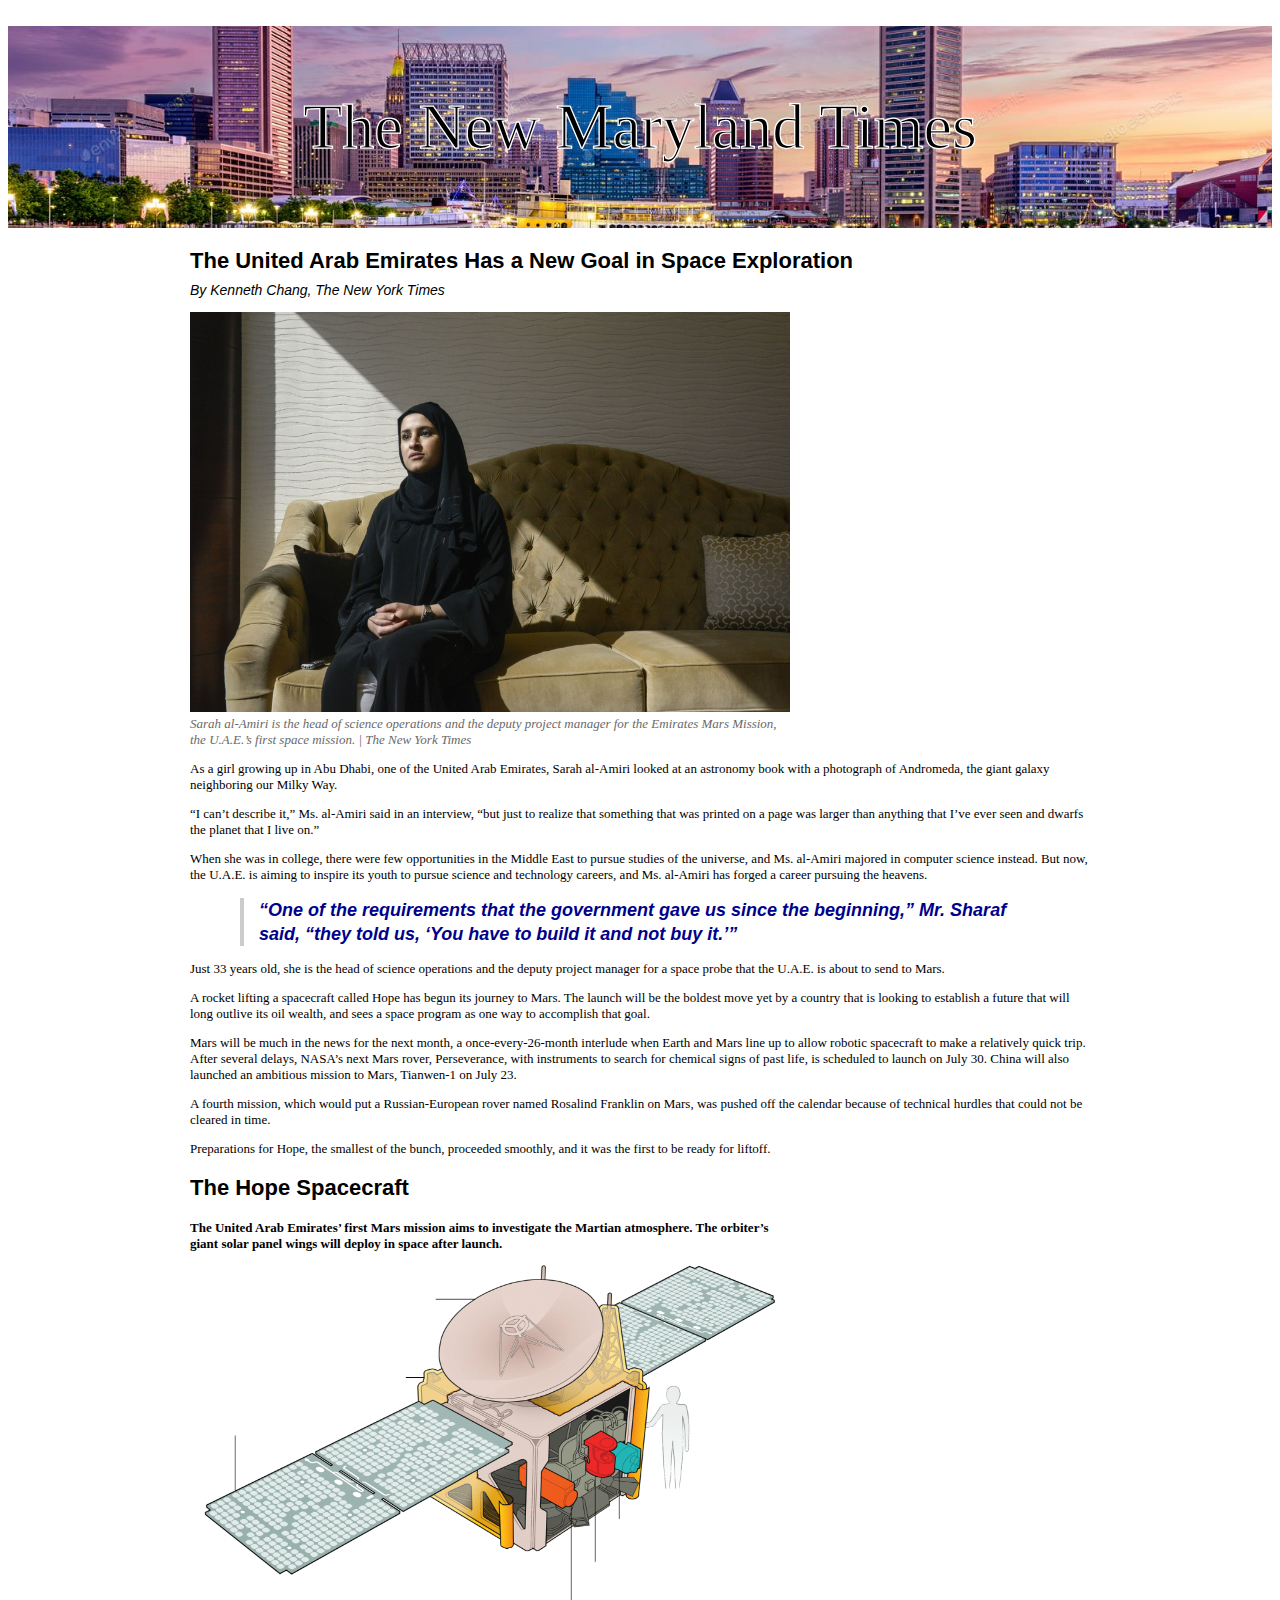
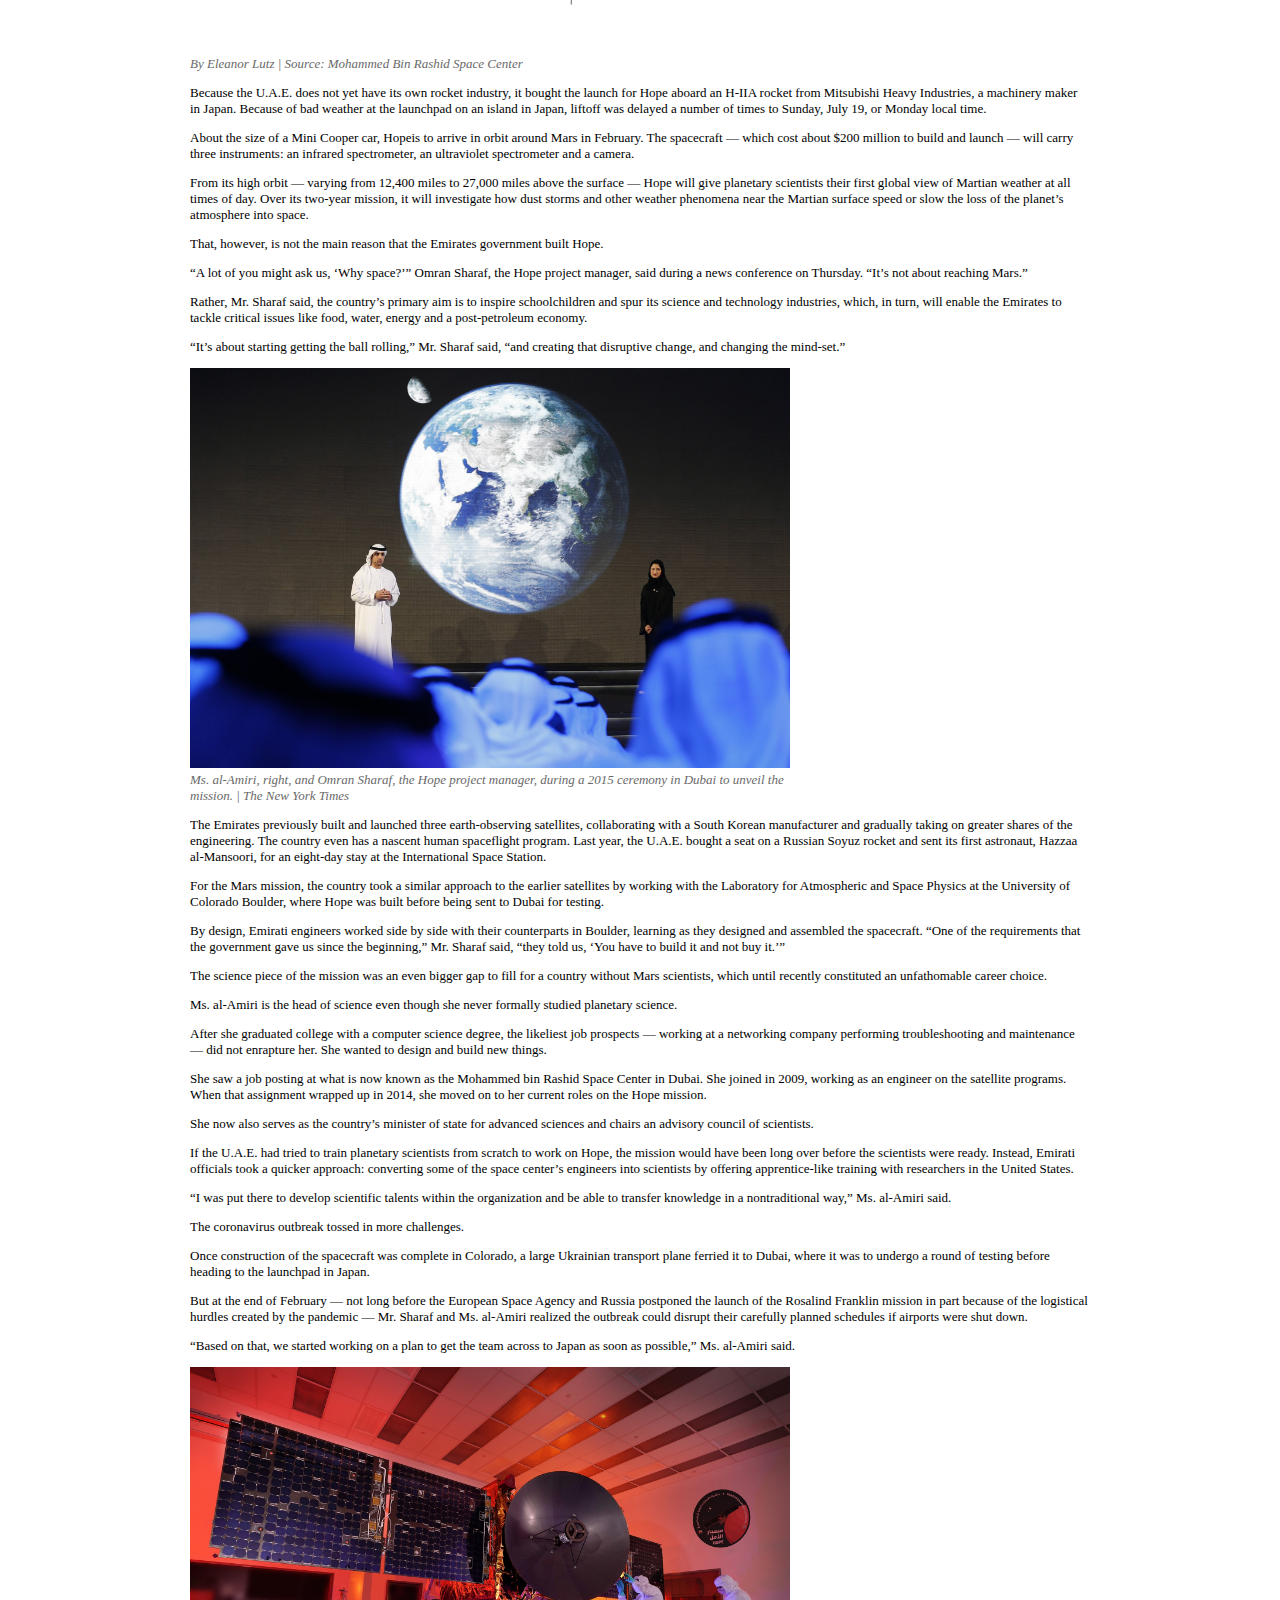
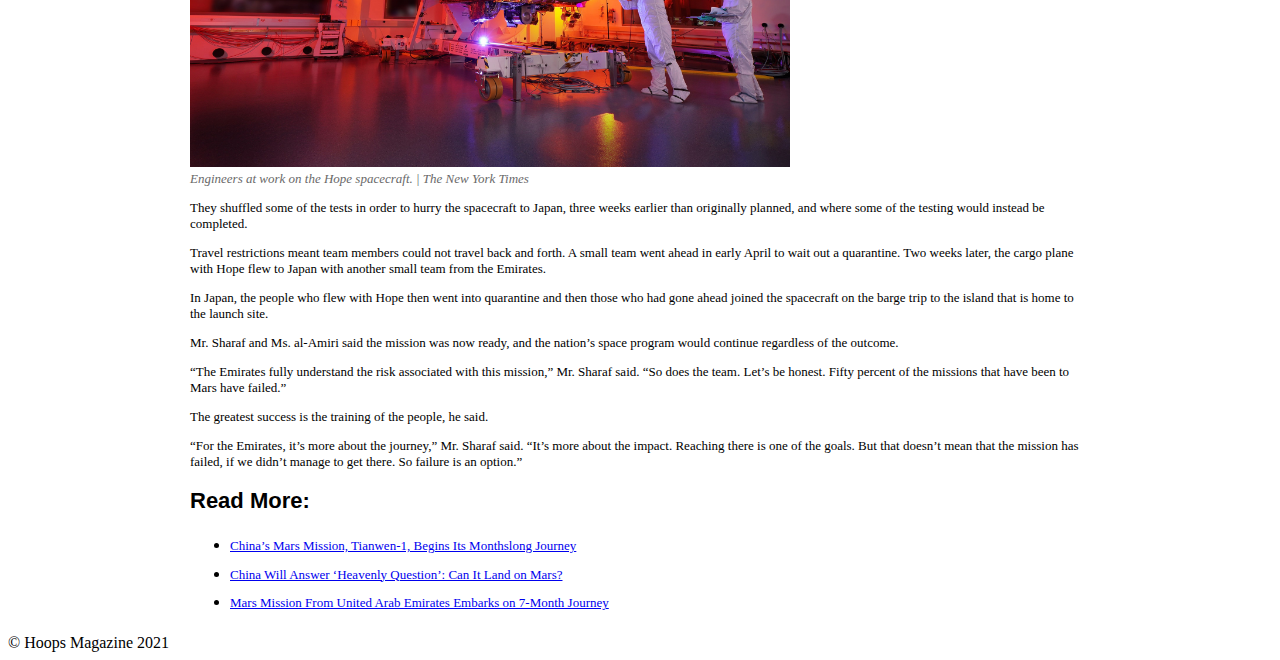
<file: BloomfieldLayout/index.html>
<!DOCTYPE html>
<html lang="en">
	<head>
		<link rel="stylesheet" type="text/css" href="stylesheet.css">



		<title></title>
	</head>
		<body>

<!-- Masthead-->

<div id="masthead"> The New Maryland Times</div>


<div id="content">
	<h1> The United Arab Emirates Has a New Goal in Space Exploration</h1>

	<div id="byline">By Kenneth Chang, The New York Times
</div>

<img src="images/uae-mars-1.jpg" alt="Sarah Al-Amiri">

<div id="caption">Sarah al-Amiri is the head of science operations and the deputy project manager for the Emirates Mars Mission, the U.A.E.’s first space mission. | The New York Times</div>

<p>
As a girl growing up in Abu Dhabi, one of the United Arab Emirates, Sarah al-Amiri looked at an astronomy book with a photograph of Andromeda, the giant galaxy neighboring our Milky Way.

</p>
<p>

“I can’t describe it,” Ms. al-Amiri said in an interview, “but just to realize that something that was printed on a page was larger than anything that I’ve ever seen and dwarfs the planet that I live on.”

</p>
<p>

When she was in college, there were few opportunities in the Middle East to pursue studies of the universe, and Ms. al-Amiri majored in computer science instead. But now, the U.A.E. is aiming to inspire its youth to pursue science and technology careers, and Ms. al-Amiri has forged a career pursuing the heavens.

</p>
<blockquote>“One of the requirements that the government gave us since the beginning,” Mr. Sharaf said, “they told us, ‘You have to build it and not buy it.’”</blockquote>
<p>



Just 33 years old, she is the head of science operations and the deputy project manager for a space probe that the U.A.E. is about to send to Mars.

</p>
<p>

A rocket lifting a spacecraft called Hope has begun its journey to Mars. The launch will be the boldest move yet by a country that is looking to establish a future that will long outlive its oil wealth, and sees a space program as one way to accomplish that goal.

</p>
<p>

Mars will be much in the news for the next month, a once-every-26-month interlude when Earth and Mars line up to allow robotic spacecraft to make a relatively quick trip. After several delays, NASA’s next Mars rover, Perseverance, with instruments to search for chemical signs of past life, is scheduled to launch on July 30. China will also launched an ambitious mission to Mars, Tianwen-1 on July 23.

</p>
<p>

A fourth mission, which would put a Russian-European rover named Rosalind Franklin on Mars, was pushed off the calendar because of technical hurdles that could not be cleared in time.

</p>
<p>

Preparations for Hope, the smallest of the bunch, proceeded smoothly, and it was the first to be ready for liftoff.

</p>

<h2> The Hope Spacecraft</h2>
<div id="chatter">The United Arab Emirates’ first Mars mission aims to investigate the Martian atmosphere. The orbiter’s giant solar panel wings will deploy in space after launch.</div>

<img src="images/hope-spacecraft-graphic.gif" alt="The Hope Spacecraft">

<div id="caption">By Eleanor Lutz | Source: Mohammed Bin Rashid Space Center</div>

<p>

Because the U.A.E. does not yet have its own rocket industry, it bought the launch for Hope aboard an H-IIA rocket from Mitsubishi Heavy Industries, a machinery maker in Japan. Because of bad weather at the launchpad on an island in Japan, liftoff was delayed a number of times to Sunday, July 19, or Monday local time.

</p>
<p>

About the size of a Mini Cooper car, Hopeis to arrive in orbit around Mars in February. The spacecraft — which cost about $200 million to build and launch — will carry three instruments: an infrared spectrometer, an ultraviolet spectrometer and a camera.

</p>
<p>

From its high orbit — varying from 12,400 miles to 27,000 miles above the surface — Hope will give planetary scientists their first global view of Martian weather at all times of day. Over its two-year mission, it will investigate how dust storms and other weather phenomena near the Martian surface speed or slow the loss of the planet’s atmosphere into space.

</p>
<p>

That, however, is not the main reason that the Emirates government built Hope.

</p>
<p>

“A lot of you might ask us, ‘Why space?’” Omran Sharaf, the Hope project manager, said during a news conference on Thursday. “It’s not about reaching Mars.”

</p>
<p>

Rather, Mr. Sharaf said, the country’s primary aim is to inspire schoolchildren and spur its science and technology industries, which, in turn, will enable the Emirates to tackle critical issues like food, water, energy and a post-petroleum economy.

</p>
<p>

“It’s about starting getting the ball rolling,” Mr. Sharaf said, “and creating that disruptive change, and changing the mind-set.”

</p>
<img src="images/uae-mars2.jpg" alt="2015 Ceremony">

<div id="caption">Ms. al-Amiri, right, and Omran Sharaf, the Hope project manager, during a 2015 ceremony in Dubai to unveil the mission. | The New York Times</div>

<p>

The Emirates previously built and launched three earth-observing satellites, collaborating with a South Korean manufacturer and gradually taking on greater shares of the engineering. The country even has a nascent human spaceflight program. Last year, the U.A.E. bought a seat on a Russian Soyuz rocket and sent its first astronaut, Hazzaa al-Mansoori, for an eight-day stay at the International Space Station.

</p>
<p>

For the Mars mission, the country took a similar approach to the earlier satellites by working with the Laboratory for Atmospheric and Space Physics at the University of Colorado Boulder, where Hope was built before being sent to Dubai for testing.

</p>
<p>

By design, Emirati engineers worked side by side with their counterparts in Boulder, learning as they designed and assembled the spacecraft. “One of the requirements that the government gave us since the beginning,” Mr. Sharaf said, “they told us, ‘You have to build it and not buy it.’”

</p>
<p>

The science piece of the mission was an even bigger gap to fill for a country without Mars scientists, which until recently constituted an unfathomable career choice.

</p>
<p>

Ms. al-Amiri is the head of science even though she never formally studied planetary science.

</p>
<p>

After she graduated college with a computer science degree, the likeliest job prospects — working at a networking company performing troubleshooting and maintenance — did not enrapture her. She wanted to design and build new things.

</p>
<p>

She saw a job posting at what is now known as the Mohammed bin Rashid Space Center in Dubai. She joined in 2009, working as an engineer on the satellite programs. When that assignment wrapped up in 2014, she moved on to her current roles on the Hope mission.

</p>
<p>

She now also serves as the country’s minister of state for advanced sciences and chairs an advisory council of scientists.

</p>
<p>

If the U.A.E. had tried to train planetary scientists from scratch to work on Hope, the mission would have been long over before the scientists were ready. Instead, Emirati officials took a quicker approach: converting some of the space center’s engineers into scientists by offering apprentice-like training with researchers in the United States.

</p>
<p>

“I was put there to develop scientific talents within the organization and be able to transfer knowledge in a nontraditional way,” Ms. al-Amiri said.

</p>
<p>

The coronavirus outbreak tossed in more challenges.

</p>
<p>

Once construction of the spacecraft was complete in Colorado, a large Ukrainian transport plane ferried it to Dubai, where it was to undergo a round of testing before heading to the launchpad in Japan.

</p>
<p>

But at the end of February — not long before the European Space Agency and Russia postponed the launch of the Rosalind Franklin mission in part because of the logistical hurdles created by the pandemic — Mr. Sharaf and Ms. al-Amiri realized the outbreak could disrupt their carefully planned schedules if airports were shut down.

</p>
<p>

“Based on that, we started working on a plan to get the team across to Japan as soon as possible,” Ms. al-Amiri said.

</p>

<img src="images/uae-mars3.jpg" alt="Engineers at Work">

<div id="caption">Engineers at work on the Hope spacecraft. | The New York Times</div>

<p>

They shuffled some of the tests in order to hurry the spacecraft to Japan, three weeks earlier than originally planned, and where some of the testing would instead be completed.

</p>
<p>

Travel restrictions meant team members could not travel back and forth. A small team went ahead in early April to wait out a quarantine. Two weeks later, the cargo plane with Hope flew to Japan with another small team from the Emirates.

</p>
<p>

In Japan, the people who flew with Hope then went into quarantine and then those who had gone ahead joined the spacecraft on the barge trip to the island that is home to the launch site.

</p>
<p>

Mr. Sharaf and Ms. al-Amiri said the mission was now ready, and the nation’s space program would continue regardless of the outcome.

</p>
<p>

“The Emirates fully understand the risk associated with this mission,” Mr. Sharaf said. “So does the team. Let’s be honest. Fifty percent of the missions that have been to Mars have failed.”

</p>
<p>

The greatest success is the training of the people, he said.

</p>
<p>

“For the Emirates, it’s more about the journey,” Mr. Sharaf said. “It’s more about the impact. Reaching there is one of the goals. But that doesn’t mean that the mission has failed, if we didn’t manage to get there. So failure is an option.”

</p>

<h2> Read More: </h2>
<ul>
	<li>
<a href="https://www.nytimes.com/2020/07/22/science/mars-china-launch.html?action=click&block=associated_collection_recirc&impression_id=8fa169b0-cd41-11ea-9e45-6dfedec6de97&index=0&pgtype=Article&region=footer">China’s Mars Mission, Tianwen-1, Begins Its Monthslong Journey</a>
</li>
<li>
<a href="https://www.nytimes.com/2020/07/22/science/china-mars-mission.html?action=click&block=associated_collection_recirc&impression_id=8fa169b1-cd41-11ea-9e45-6dfedec6de97&index=1&pgtype=Article&region=footer"> China Will Answer ‘Heavenly Question’: Can It Land on Mars? </a>
</li>
<li>
<a href="https://www.nytimes.com/2020/07/19/science/emirates-mars-mission.html?action=click&block=associated_collection_recirc&impression_id=8fa169b2-cd41-11ea-9e45-6dfedec6de97&index=2&pgtype=Article&region=footer"> Mars Mission From United Arab Emirates Embarks on 7-Month Journey </a>
</li>
</div>


      <footer class="bg-dark text-white text-center padding-lg">
      	© Hoops Magazine 2021
      </footer>

		</body>

</html>
</file>
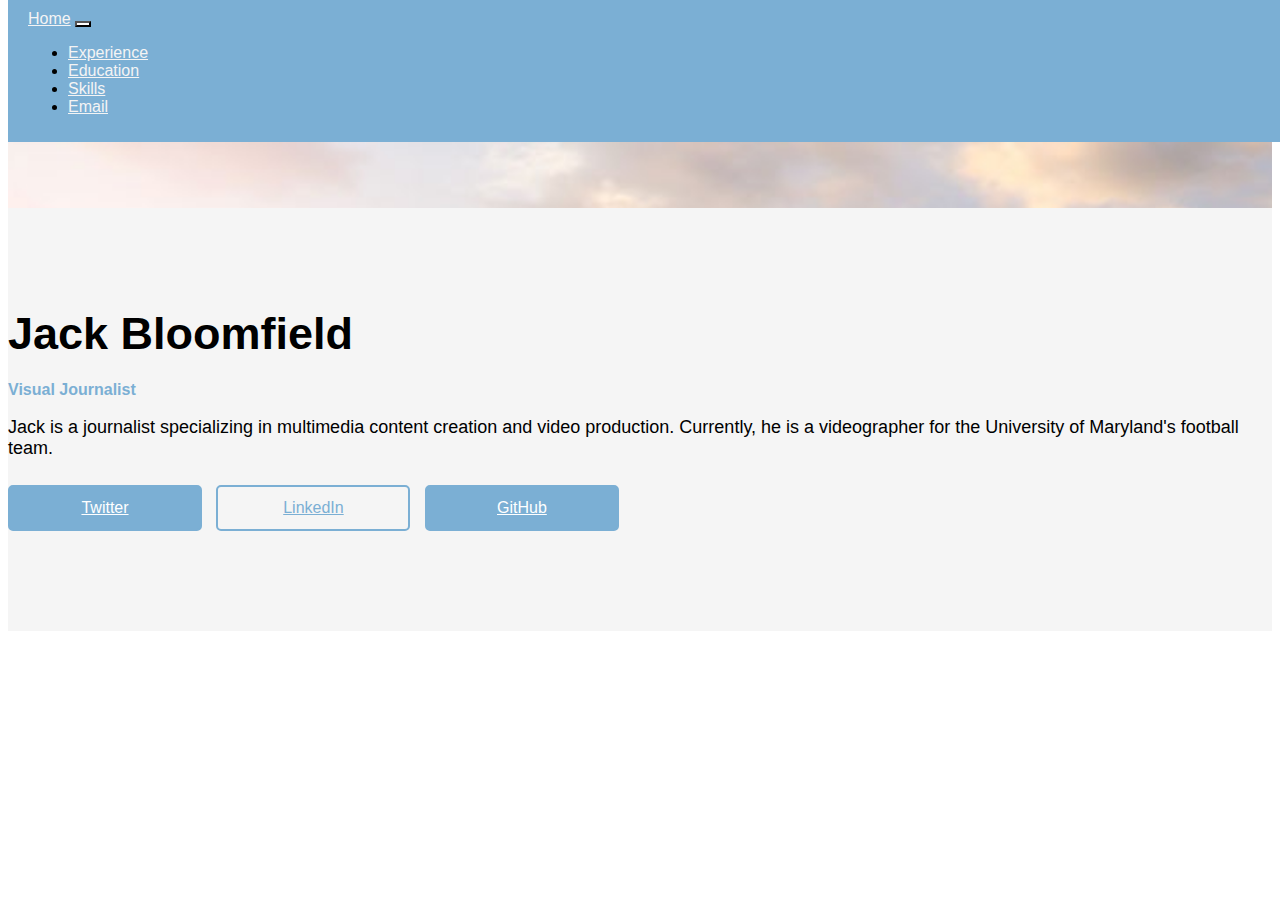
<file: AdvancedResume/AdvancedResume.html>
<!doctype html>

<html lang="en">
<head>
<meta charset="utf-8">
<meta name="viewport" content="width=device-width, initial-scale=1, shrink-to-fit=no">

<title>Jack's Resume</title>

<!-- Bootstrap CSS and JavaScript -->
<link href="https://cdn.jsdelivr.net/npm/bootstrap@5.0.1/dist/css/bootstrap.min.css" rel="stylesheet" integrity="sha384-+0n0xVW2eSR5OomGNYDnhzAbDsOXxcvSN1TPprVMTNDbiYZCxYbOOl7+AMvyTG2x" crossorigin="anonymous">
<script src="https://cdn.jsdelivr.net/npm/bootstrap@5.0.1/dist/js/bootstrap.bundle.min.js" integrity="sha384-gtEjrD/SeCtmISkJkNUaaKMoLD0//ElJ19smozuHV6z3Iehds+3Ulb9Bn9Plx0x4" crossorigin="anonymous"></script>
<link rel="stylesheet" href="https://cdn.jsdelivr.net/npm/bootstrap-icons@1.5.0/font/bootstrap-icons.css">

<style>

</style>

<link rel="stylesheet" type="text/css" href="main.css">

</head>

<body>
<!-- navbar -->  
 <nav class="navbar navbar-expand-lg">  
 <a class="navbar-brand" href="#">Home</a>
<button class="navbar-toggler" type="button" data-toggle="collapse" data-target="#navbarSupportedContent" aria-controls="navbarSupportedContent" aria-expanded="false" aria-label="Toggle navigation">  
 <span class="navbar-toggler-icon"></span>
</button>
<div class="collapse navbar-collapse " id="navbarSupportedContent">     <ul class="navbar-nav mr-4">
 <li class="nav-item">
     <a class="nav-link" data-value="about" href="#">Experience</a>        </li>  
<li class="nav-item">
    <a class="nav-link " data-value="portfolio"href="#">Education</a>    
 </li>
 <li>
 <a class="nav-link " data-value="contact" href="#">Skills</a>       </li> 
  <li class="nav-item">
     <a class="nav-link" data-value="about" href="#">Email</a>        </li>  
</ul> 
</div>
</nav>

<header class="header">

</header>

<header class="header">

</header>

<section class="section about-section gray-bg" id="about">
    <div class="container">
        <div class="row align-items-center justify-content-around flex-row-reverse">
            <div class="col-lg-6">
                <div class="about-text">
                    <h3 class="dark-color">Jack Bloomfield</h3>
                    <h4 class="theme-color">Visual Journalist</h4>
                    <p>Jack is a journalist specializing in multimedia content creation and video production. Currently, he is a videographer for the University of Maryland's football team.</p>
                    <div class="btn-bar">
                        <a class="px-btn theme" href="#">Twitter</a>
                        <a class="px-btn theme-t" href="#">LinkedIn</a>
                        <a class="px-btn theme" href="#">GitHub</a>
                    </div>
                </div>
         
            </div>
        </div>
    </div>
</section>

</body>

</html>
</file>
<file: BloomfieldLayout/stylesheet.css>
#content {
  margin: 0 auto;
  width: 900px;
}

#masthead {
  font-family: "Times New Roman", Georgia, sans-serif;
  font-size:64px;
  text-align:center;
  margin-top: .25em;
  margin-bottom: 1em;
  padding: 1em 0;
  background-image: url('images/mastheadimage1.jpeg');
  background-repeat: no-repeat;
  background-size: cover;
  background-position: fixed;
  background-size: cover;
  background-position: center;
  border-top: solid 10px white;
  -webkit-text-stroke-width: 1.25px;
  -webkit-text-stroke-color: white;

}

h1 {
  font-size:22px;
  font-family: Helvetica, sans-serif;;
  margin-top: -2em;
  margin-bottom: 1em;
}

h2 {font-size:22px;
font-family: Helvetica, sans-serif;;

}

#byline {
  font-family: Helvetica, sans-serif;
  font-size: 14px;
  font-style: italic;
  margin-top: -1em;
  margin-bottom: 1em;
}

img {
  width:600px;
  height:400px;
}

p {
  font-family:Georgia, serif;
  font-size:13px;


}

#caption {
  font-family: Georgia, serif;
  font-size:13px;
  font-style:italic;
  color: DimGray;
  width:600px;
}

blockquote {
  font: 18px/24px normal helvetica, sans-serif;
  font-style: italic;
  font-weight:bold;
  margin-top: 15px;
  margin-bottom: 15px;
  color: darkblue;
  margin-left: 50px;
  padding-left: 15px;
  border-left: 4px solid #ccc;
}

a {
  font-family:Georgia, serif;
  font-size:13px;
  margin-top: 1em;
  margin-bottom: 1em;
  line-height:2.2em;

}

#chatter {
  font-family: Georgia, serif;
  font-size:13px;
  font-weight:bold;
  width:600px;
}
</file>
<file: AdvancedResume/main.css>
body {
    font-family: 'Montserrat', sans-serif;
}
 .navbar{
     background:#7BAFD4;
     overflow: hidden;
     position: absolute;
     top: 0;
     width: 100%;
     padding: 10px 20px;
}
 .nav-link , .navbar-brand{
     color: #f4f4f4;
     cursor: pointer;
}
 .navbar-brand:hover{
    background: #f4f4f4;
     color: #7BAFD4;
}
 .nav-link{
     margin-right: 1em !important;
}
 .nav-link:hover{
     background: #f4f4f4;
     color: #7BAFD4;
}
 .navbar-collapse{
     justify-content: flex-end;
}
 .navbar-toggler{
     background:#fff !important;
}
 .navbar-collapse{
     justify-content: flex-end;
}
 .header{
     background-image: url('mountain.jpeg');
    ;
     background-attachment: fixed;
     background-size: cover;
     background-position: fixed;
     height: 100px;
}
 
/* About Me ---------------------*/
 @media (max-width: 991px) {
     .about-text {
         margin-top: 40px;
    }
}
 .about-text h3 {
     font-size: 45px;
     font-weight: 700;
     margin: 0 0 10px;
}
 @media (max-width: 767px) {
     .about-text h3 {
         font-size: 35px;
    }
}
 .about-text h4 {
     font-weight: 600;
     margin-bottom: 15px;
}
 @media (max-width: 767px) {
     .about-text h4 {
         font-size: 18px;
    }
}
 .about-text p {
     font-size: 18px;
}
 .about-text p mark {
     font-weight: 600;
     color: #3a3973;
}
 .about-text .btn-bar {
     padding-top: 8px;
}
 .about-text .btn-bar a {
     min-width: 150px;
     text-align: center;
     margin-right: 10px;
}
 .about-list {
     padding-top: 10px;
}
 .about-list .media {
     padding: 5px 0;
}
 .about-list label {
     color: #3a3973;
     font-weight: 600;
     width: 88px;
     margin: 0;
     position: relative;
}
 .about-list label:after {
     content: "";
     position: absolute;
     top: 0;
     bottom: 0;
     right: 11px;
     width: 1px;
     height: 12px;
     background: #3a3973;
     -moz-transform: rotate(15deg);
     -o-transform: rotate(15deg);
     -ms-transform: rotate(15deg);
     -webkit-transform: rotate(15deg);
     transform: rotate(15deg);
     margin: auto;
     opacity: 0.5;
}
 .about-list p {
     margin: 0;
     font-size: 15px;
}
 .about-img {
     box-shadow: 0 5px 14px 0 rgba(0, 0, 0, 0.06);
     padding: 10px;
     background: #ffffff;
}
 @media (max-width: 991px) {
     .about-img {
         margin-top: 30px;
    }
}
 .counter-section {
     padding: 40px 20px;
}
 .counter-section .count-data {
     margin-top: 10px;
     margin-bottom: 10px;
}
 .counter-section .count {
     font-weight: 700;
     color: #ffffff;
     margin: 0 0 10px;
}
 .counter-section p {
     font-weight: 500;
     margin: 0;
     color: #fe4f6c;
}
 .theme-color {
     color: #7BAFD4;
}
 .section {
     padding: 100px 0;
     position: relative;
}
 .gray-bg {
     background-color: #ebf4fa;
}
 .px-btn.theme {
     background: #7BAFD4;
     color: #ffffff;
     border: 2px solid #7BAFD4;
}
 .px-btn {
     padding: 0 20px;
     line-height: 42px;
     border: 2px solid transparent;
     position: relative;
     display: inline-block;
     background: none;
     border: none;
     -moz-transition: ease all 0.35s;
     -o-transition: ease all 0.35s;
     -webkit-transition: ease all 0.35s;
     transition: ease all 0.35s;
     border-radius: 5px;
     font-size: 16px;
     font-weight: 500;
}
 .px-btn.theme-t {
     background: transparent;
     border: 2px solid #7BAFD4;
     color: #7BAFD4;
}
 .section {
     padding: 100px 0;
     position: relative;
}
 .gray-bg {
     background-color: #f5f5f5;
}
 .section-title h2 {
     font-weight: 700;
     color: #7BAFD4;
     font-size: 45px;
     margin: 0 0 15px;
     border-left: 5px solid #7BAFD4;
     padding-left: 15px;
     margin-top: 20px;
     padding-top: 20px;
}
 .section-title {
     padding-bottom: 45px;
}
 .section-title p {
     margin: 0;
     font-size: 18px;
}
 .section-title2 h2 {
     font-weight: 700;
     color: #7BAFD4;
     font-size: 45px;
     border-left: 5px solid #7BAFD4;
     padding-left: 15px;
     padding: 20px;
     margin-top: 25px;
}
 .section-title2 {
     padding-bottom: 45px;
}
 .section-title2 p {
     font-size: 18px;
}
 .resume-box {
     background: #ffffff;
     box-shadow: 0 0 1.25rem rgba(31, 45, 61, 0.08);
     border-radius: 10px;
}
 .resume-box ul {
     margin: 0;
     padding: 30px 20px;
     list-style: none;
}

.resume-box ul ul {
    list-style: circle;
}

 .resume-box li {
     position: relative;
     padding: 0 20px 0 40px;
     margin: 0 0 30px;
}
 .resume-box li:last-child {
     margin-bottom: 0;
}
 .resume-box li:after {
     content: "";
     position: absolute;
     top: 0px;
     left: 20px;
     border-left: 1px dashed #7BAFD4;
     bottom: 0;
}

.resume-box li li:after {
    content: unset;
}


 .resume-box .icon {
     width: 40px;
     height: 40px;
     position: absolute;
     left: 0;
     right: 0;
     color: #fc5356;
     line-height: 40px;
     background: #ffffff;
     text-align: center;
     z-index: 1;
     border: 1px dashed;
     border-radius: 50%;
}
}
 .resume-box .time {
     background: #7BAFD4;
     color: #ffffff;
     font-size: 10px;
     padding: 2px 10px;
     display: inline-block;
     margin-bottom: 12px;
     border-radius: 20px;
     font-weight: 600;
}
 .resume-box h5 {
     font-weight: 700;
     color: #7BAFD4;
     font-size: 16px;
     margin-bottom: 10px;
}
 .resume-box p {
     margin: 0;
}

.style3 {
    margin:  auto;
}


h1 {
    margin-bottom: 15px;
}

label {
    color: #333
}

.btn-send {
    font-weight: 300;
    text-transform: uppercase;
    letter-spacing: 0.2em;
    width: 80%;
    margin-left: 3px;
    background-color: #7BAFD4;
    border-color:#7BAFD4;
}

.btn-send:hover{
    background-color: #a2a3a6;
    border-color: #a2a3a6;
}

.help-block.with-errors {
    color: #ff5050;
    margin-top: 5px
}

.card {
    margin-left: 10px;
    margin-right: 10px;
    margin-bottom: 25px;
}

.form-group{
    margin-bottom: 10px;
}


footer {
    padding: 30px;
}
</file>
